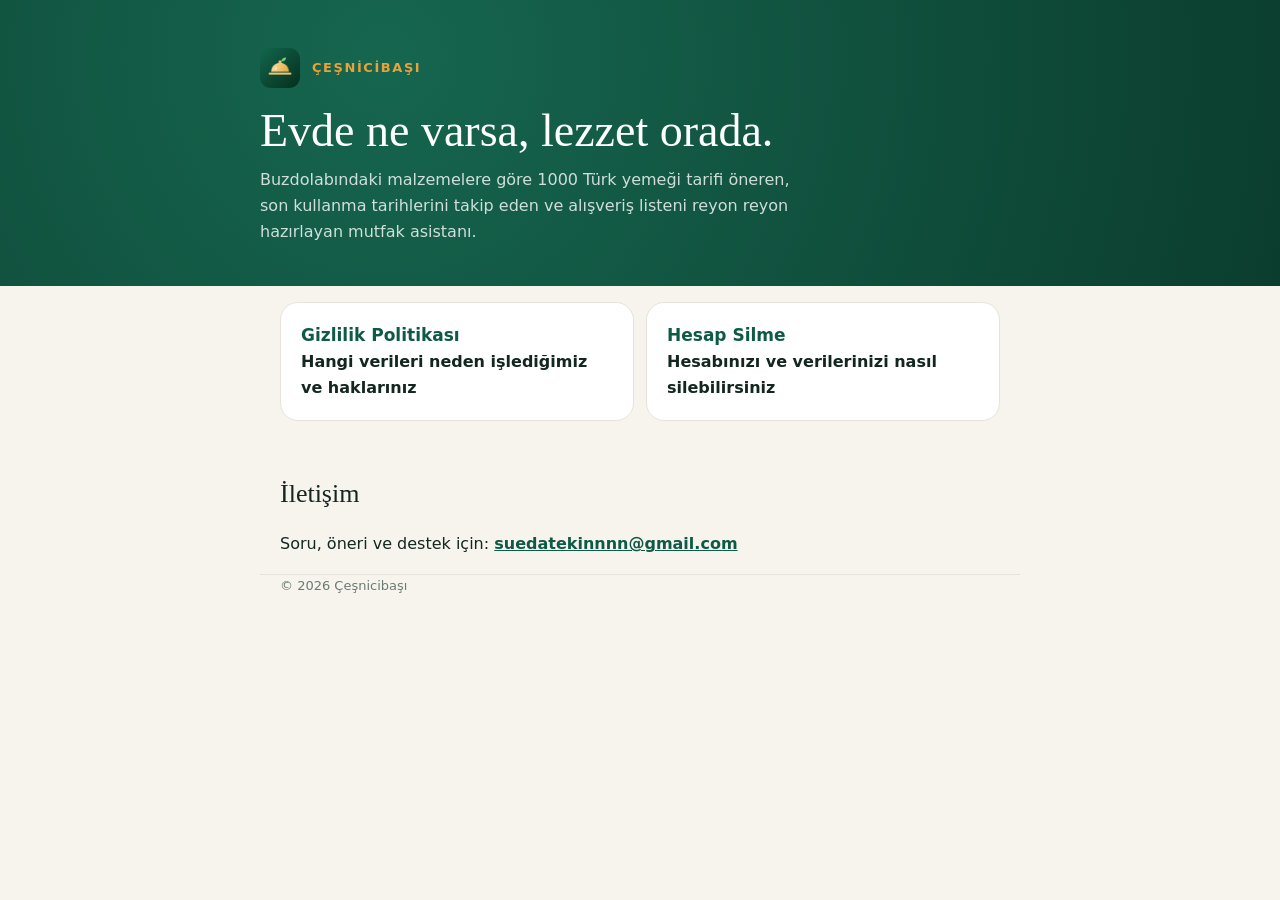
<file: index.html>
<!doctype html>
<html lang="tr">
<head>
<meta charset="utf-8">
<meta name="viewport" content="width=device-width, initial-scale=1">
<title>Çeşnicibaşı · Evde ne varsa, lezzet orada</title>
<meta name="description" content="Buzdolabındaki malzemelere göre 1000 Türk yemeği tarifi öneren mutfak asistanı.">
<link rel="icon" href="simge.png">
<link rel="stylesheet" href="stil.css">
</head>
<body>
<header>
  <div class="wrap">
    <a class="brand" href="./"><img src="simge.png" alt="">ÇEŞNİCİBAŞI</a>
    <h1>Evde ne varsa, lezzet orada.</h1>
    <p>Buzdolabındaki malzemelere göre 1000 Türk yemeği tarifi öneren, son kullanma tarihlerini takip eden ve
    alışveriş listeni reyon reyon hazırlayan mutfak asistanı.</p>
  </div>
</header>
<main class="wrap">
  <div class="links">
    <a class="card" href="gizlilik.html"><strong>Gizlilik Politikası</strong>Hangi verileri neden işlediğimiz ve haklarınız</a>
    <a class="card" href="hesap-silme.html"><strong>Hesap Silme</strong>Hesabınızı ve verilerinizi nasıl silebilirsiniz</a>
  </div>
  <h2>İletişim</h2>
  <p>Soru, öneri ve destek için: <a href="mailto:suedatekinnnn@gmail.com">suedatekinnnn@gmail.com</a></p>
</main>
<footer class="wrap">© 2026 Çeşnicibaşı</footer>
</body>
</html>
</file>
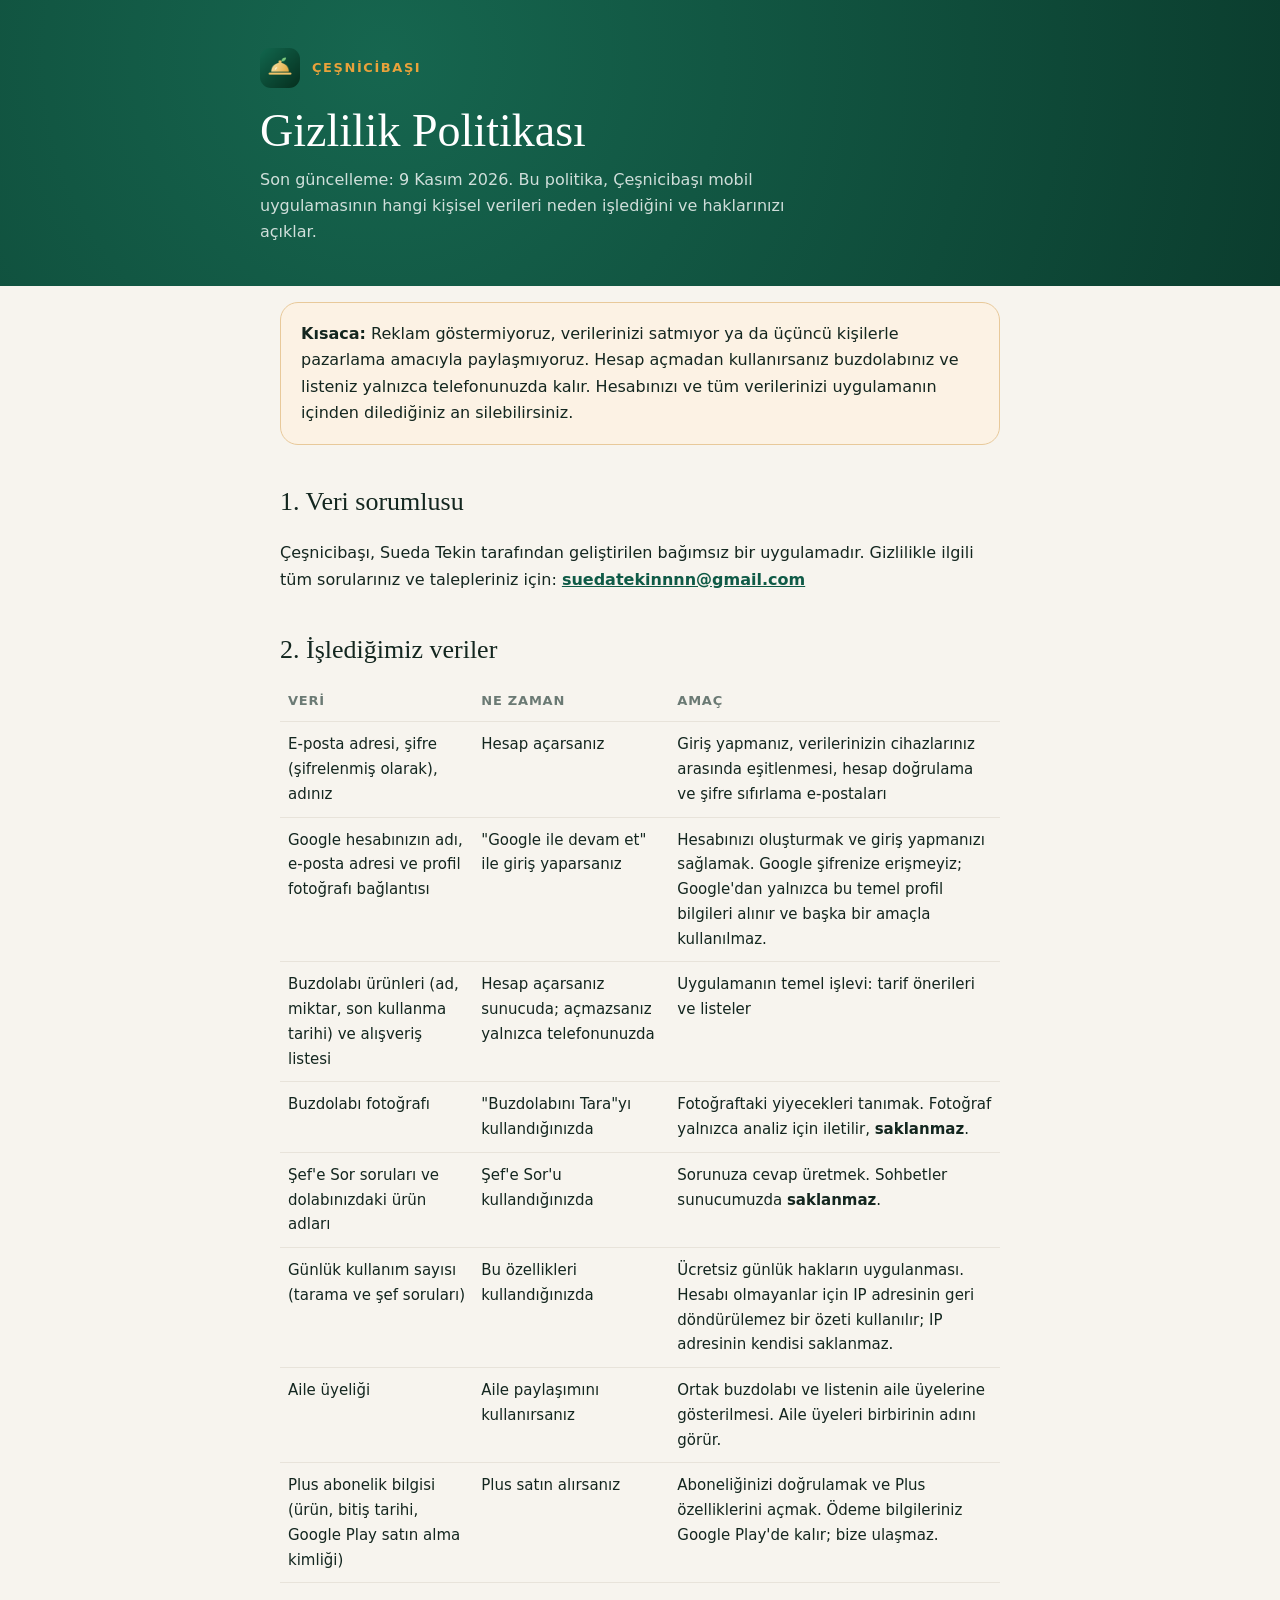
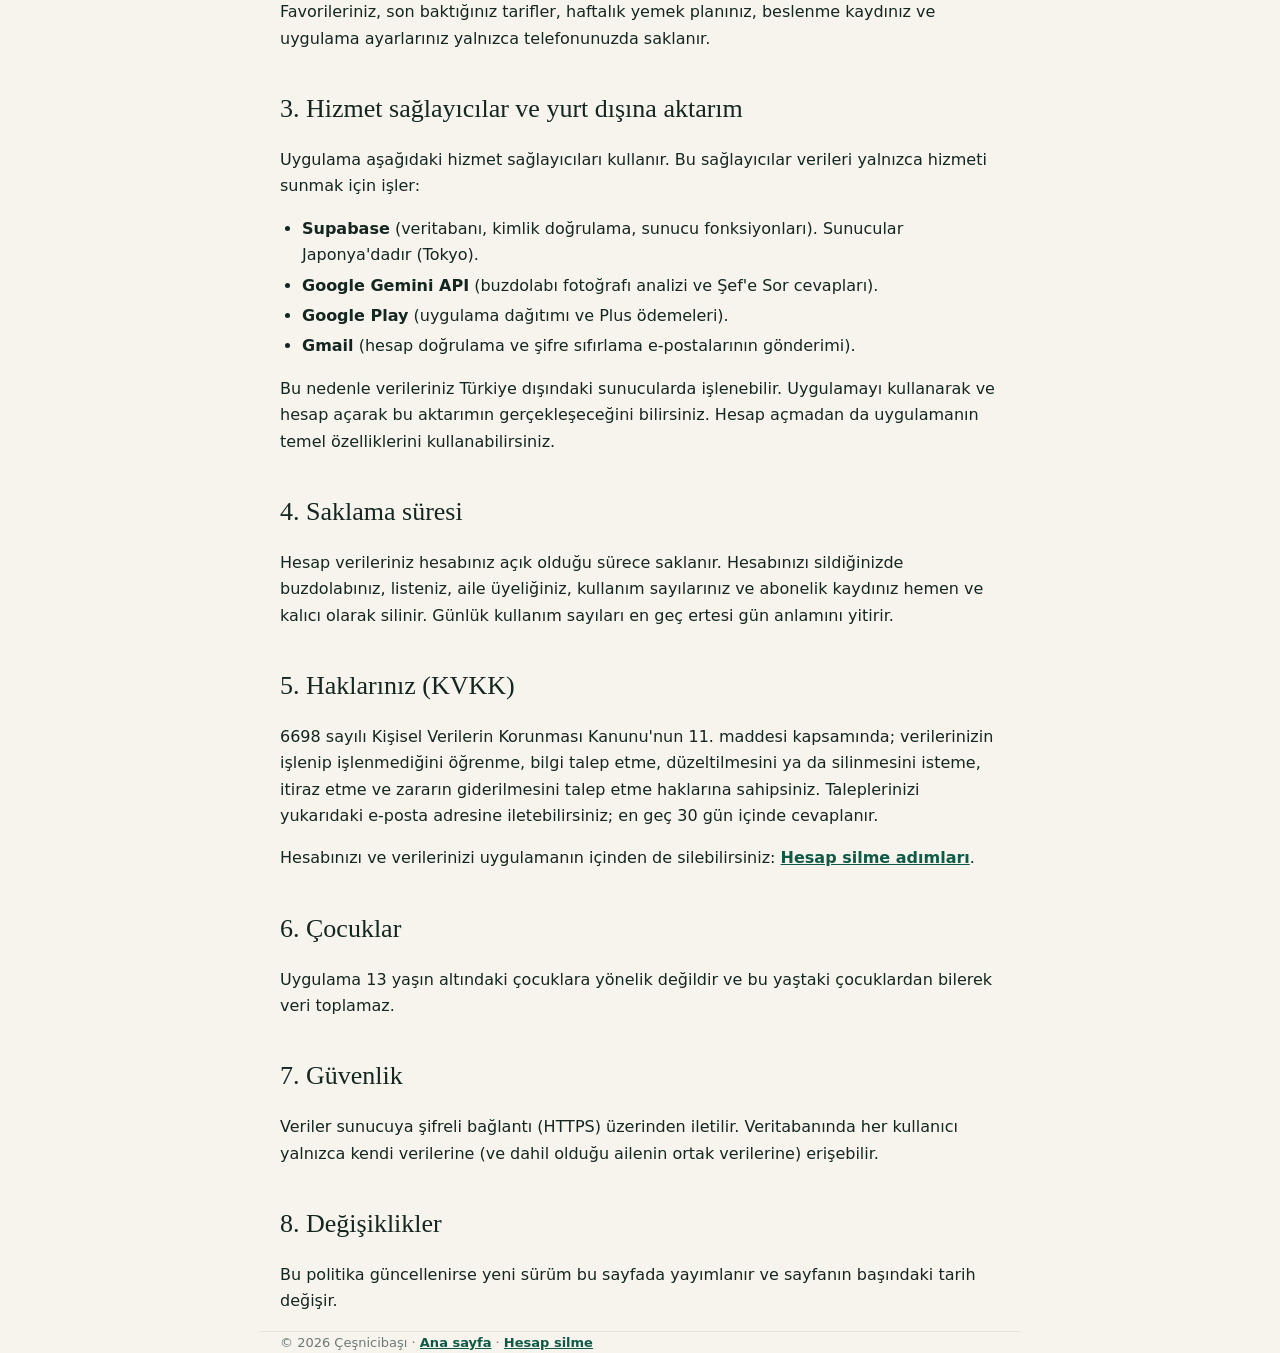
<file: gizlilik.html>
<!doctype html>
<html lang="tr">
<head>
<meta charset="utf-8">
<meta name="viewport" content="width=device-width, initial-scale=1">
<title>Gizlilik Politikası · Çeşnicibaşı</title>
<link rel="icon" href="simge.png">
<link rel="stylesheet" href="stil.css">
</head>
<body>
<header>
  <div class="wrap">
    <a class="brand" href="./"><img src="simge.png" alt="">ÇEŞNİCİBAŞI</a>
    <h1>Gizlilik Politikası</h1>
    <p>Son güncelleme: 9 Kasım 2026. Bu politika, Çeşnicibaşı mobil uygulamasının hangi kişisel verileri neden işlediğini ve haklarınızı açıklar.</p>
  </div>
</header>
<main class="wrap">
  <div class="card note">
    <strong>Kısaca:</strong> Reklam göstermiyoruz, verilerinizi satmıyor ya da üçüncü kişilerle pazarlama amacıyla paylaşmıyoruz.
    Hesap açmadan kullanırsanız buzdolabınız ve listeniz yalnızca telefonunuzda kalır. Hesabınızı ve tüm verilerinizi
    uygulamanın içinden dilediğiniz an silebilirsiniz.
  </div>

  <h2>1. Veri sorumlusu</h2>
  <p>Çeşnicibaşı, Sueda Tekin tarafından geliştirilen bağımsız bir uygulamadır. Gizlilikle ilgili tüm sorularınız ve
  talepleriniz için: <a href="mailto:suedatekinnnn@gmail.com">suedatekinnnn@gmail.com</a></p>

  <h2>2. İşlediğimiz veriler</h2>
  <div class="table">
  <table>
    <tr><th>Veri</th><th>Ne zaman</th><th>Amaç</th></tr>
    <tr><td>E-posta adresi, şifre (şifrelenmiş olarak), adınız</td><td>Hesap açarsanız</td><td>Giriş yapmanız, verilerinizin cihazlarınız arasında eşitlenmesi, hesap doğrulama ve şifre sıfırlama e-postaları</td></tr>
    <tr><td>Google hesabınızın adı, e-posta adresi ve profil fotoğrafı bağlantısı</td><td>"Google ile devam et" ile giriş yaparsanız</td><td>Hesabınızı oluşturmak ve giriş yapmanızı sağlamak. Google şifrenize erişmeyiz; Google'dan yalnızca bu temel profil bilgileri alınır ve başka bir amaçla kullanılmaz.</td></tr>
    <tr><td>Buzdolabı ürünleri (ad, miktar, son kullanma tarihi) ve alışveriş listesi</td><td>Hesap açarsanız sunucuda; açmazsanız yalnızca telefonunuzda</td><td>Uygulamanın temel işlevi: tarif önerileri ve listeler</td></tr>
    <tr><td>Buzdolabı fotoğrafı</td><td>"Buzdolabını Tara"yı kullandığınızda</td><td>Fotoğraftaki yiyecekleri tanımak. Fotoğraf yalnızca analiz için iletilir, <strong>saklanmaz</strong>.</td></tr>
    <tr><td>Şef'e Sor soruları ve dolabınızdaki ürün adları</td><td>Şef'e Sor'u kullandığınızda</td><td>Sorunuza cevap üretmek. Sohbetler sunucumuzda <strong>saklanmaz</strong>.</td></tr>
    <tr><td>Günlük kullanım sayısı (tarama ve şef soruları)</td><td>Bu özellikleri kullandığınızda</td><td>Ücretsiz günlük hakların uygulanması. Hesabı olmayanlar için IP adresinin geri döndürülemez bir özeti kullanılır; IP adresinin kendisi saklanmaz.</td></tr>
    <tr><td>Aile üyeliği</td><td>Aile paylaşımını kullanırsanız</td><td>Ortak buzdolabı ve listenin aile üyelerine gösterilmesi. Aile üyeleri birbirinin adını görür.</td></tr>
    <tr><td>Plus abonelik bilgisi (ürün, bitiş tarihi, Google Play satın alma kimliği)</td><td>Plus satın alırsanız</td><td>Aboneliğinizi doğrulamak ve Plus özelliklerini açmak. Ödeme bilgileriniz Google Play'de kalır; bize ulaşmaz.</td></tr>
  </table>
  </div>
  <p>Favorileriniz, son baktığınız tarifler, haftalık yemek planınız, beslenme kaydınız ve uygulama ayarlarınız
  yalnızca telefonunuzda saklanır.</p>

  <h2>3. Hizmet sağlayıcılar ve yurt dışına aktarım</h2>
  <p>Uygulama aşağıdaki hizmet sağlayıcıları kullanır. Bu sağlayıcılar verileri yalnızca hizmeti sunmak için işler:</p>
  <ul>
    <li><strong>Supabase</strong> (veritabanı, kimlik doğrulama, sunucu fonksiyonları). Sunucular Japonya'dadır (Tokyo).</li>
    <li><strong>Google Gemini API</strong> (buzdolabı fotoğrafı analizi ve Şef'e Sor cevapları).</li>
    <li><strong>Google Play</strong> (uygulama dağıtımı ve Plus ödemeleri).</li>
    <li><strong>Gmail</strong> (hesap doğrulama ve şifre sıfırlama e-postalarının gönderimi).</li>
  </ul>
  <p>Bu nedenle verileriniz Türkiye dışındaki sunucularda işlenebilir. Uygulamayı kullanarak ve hesap açarak bu
  aktarımın gerçekleşeceğini bilirsiniz. Hesap açmadan da uygulamanın temel özelliklerini kullanabilirsiniz.</p>

  <h2>4. Saklama süresi</h2>
  <p>Hesap verileriniz hesabınız açık olduğu sürece saklanır. Hesabınızı sildiğinizde buzdolabınız, listeniz, aile
  üyeliğiniz, kullanım sayılarınız ve abonelik kaydınız hemen ve kalıcı olarak silinir. Günlük kullanım sayıları en geç
  ertesi gün anlamını yitirir.</p>

  <h2>5. Haklarınız (KVKK)</h2>
  <p>6698 sayılı Kişisel Verilerin Korunması Kanunu'nun 11. maddesi kapsamında; verilerinizin işlenip işlenmediğini
  öğrenme, bilgi talep etme, düzeltilmesini ya da silinmesini isteme, itiraz etme ve zararın giderilmesini talep etme
  haklarına sahipsiniz. Taleplerinizi yukarıdaki e-posta adresine iletebilirsiniz; en geç 30 gün içinde cevaplanır.</p>
  <p>Hesabınızı ve verilerinizi uygulamanın içinden de silebilirsiniz: <a href="hesap-silme.html">Hesap silme adımları</a>.</p>

  <h2>6. Çocuklar</h2>
  <p>Uygulama 13 yaşın altındaki çocuklara yönelik değildir ve bu yaştaki çocuklardan bilerek veri toplamaz.</p>

  <h2>7. Güvenlik</h2>
  <p>Veriler sunucuya şifreli bağlantı (HTTPS) üzerinden iletilir. Veritabanında her kullanıcı yalnızca kendi
  verilerine (ve dahil olduğu ailenin ortak verilerine) erişebilir.</p>

  <h2>8. Değişiklikler</h2>
  <p>Bu politika güncellenirse yeni sürüm bu sayfada yayımlanır ve sayfanın başındaki tarih değişir.</p>
</main>
<footer class="wrap">© 2026 Çeşnicibaşı · <a href="./">Ana sayfa</a> · <a href="hesap-silme.html">Hesap silme</a></footer>
</body>
</html>
</file>
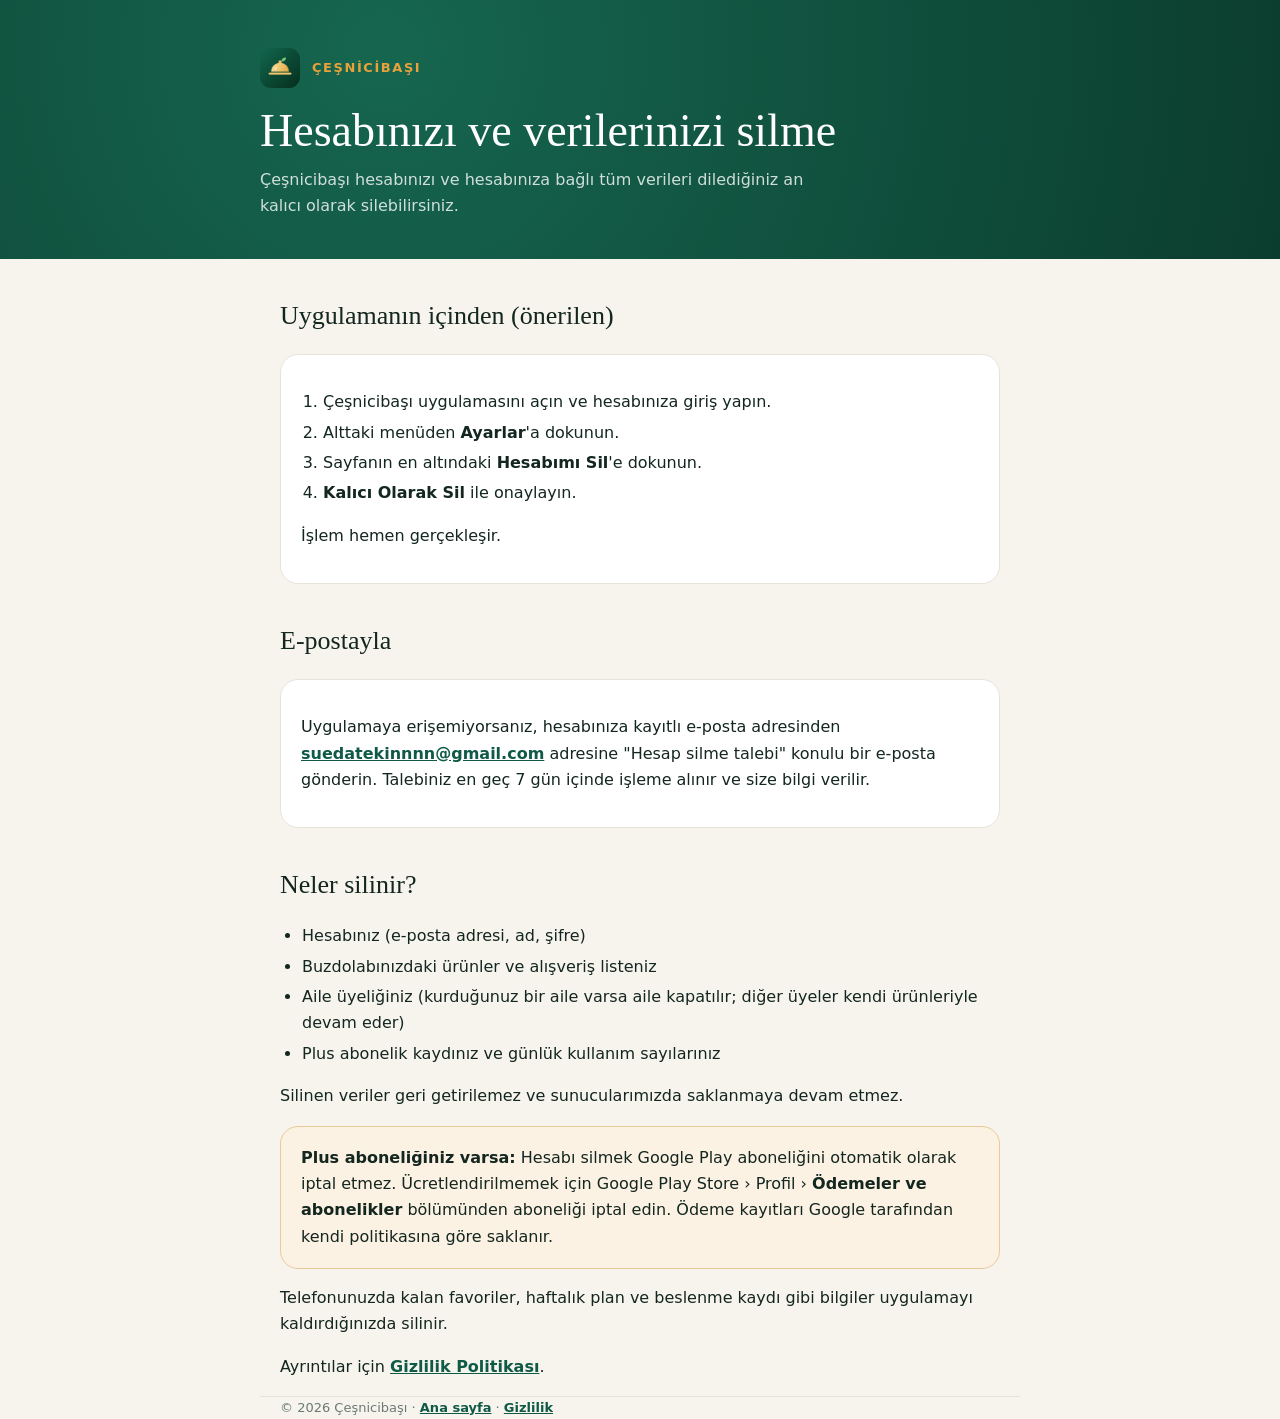
<file: hesap-silme.html>
<!doctype html>
<html lang="tr">
<head>
<meta charset="utf-8">
<meta name="viewport" content="width=device-width, initial-scale=1">
<title>Hesap Silme · Çeşnicibaşı</title>
<link rel="icon" href="simge.png">
<link rel="stylesheet" href="stil.css">
</head>
<body>
<header>
  <div class="wrap">
    <a class="brand" href="./"><img src="simge.png" alt="">ÇEŞNİCİBAŞI</a>
    <h1>Hesabınızı ve verilerinizi silme</h1>
    <p>Çeşnicibaşı hesabınızı ve hesabınıza bağlı tüm verileri dilediğiniz an kalıcı olarak silebilirsiniz.</p>
  </div>
</header>
<main class="wrap">
  <h2>Uygulamanın içinden (önerilen)</h2>
  <div class="card">
    <ol>
      <li>Çeşnicibaşı uygulamasını açın ve hesabınıza giriş yapın.</li>
      <li>Alttaki menüden <strong>Ayarlar</strong>'a dokunun.</li>
      <li>Sayfanın en altındaki <strong>Hesabımı Sil</strong>'e dokunun.</li>
      <li><strong>Kalıcı Olarak Sil</strong> ile onaylayın.</li>
    </ol>
    <p>İşlem hemen gerçekleşir.</p>
  </div>

  <h2>E-postayla</h2>
  <div class="card">
    <p>Uygulamaya erişemiyorsanız, hesabınıza kayıtlı e-posta adresinden
    <a href="mailto:suedatekinnnn@gmail.com?subject=Hesap%20silme%20talebi">suedatekinnnn@gmail.com</a> adresine
    "Hesap silme talebi" konulu bir e-posta gönderin. Talebiniz en geç 7 gün içinde işleme alınır ve size bilgi verilir.</p>
  </div>

  <h2>Neler silinir?</h2>
  <ul>
    <li>Hesabınız (e-posta adresi, ad, şifre)</li>
    <li>Buzdolabınızdaki ürünler ve alışveriş listeniz</li>
    <li>Aile üyeliğiniz (kurduğunuz bir aile varsa aile kapatılır; diğer üyeler kendi ürünleriyle devam eder)</li>
    <li>Plus abonelik kaydınız ve günlük kullanım sayılarınız</li>
  </ul>
  <p>Silinen veriler geri getirilemez ve sunucularımızda saklanmaya devam etmez.</p>

  <div class="card note">
    <strong>Plus aboneliğiniz varsa:</strong> Hesabı silmek Google Play aboneliğini otomatik olarak iptal etmez.
    Ücretlendirilmemek için Google Play Store › Profil › <strong>Ödemeler ve abonelikler</strong> bölümünden aboneliği
    iptal edin. Ödeme kayıtları Google tarafından kendi politikasına göre saklanır.
  </div>

  <p>Telefonunuzda kalan favoriler, haftalık plan ve beslenme kaydı gibi bilgiler uygulamayı kaldırdığınızda silinir.</p>
  <p>Ayrıntılar için <a href="gizlilik.html">Gizlilik Politikası</a>.</p>
</main>
<footer class="wrap">© 2026 Çeşnicibaşı · <a href="./">Ana sayfa</a> · <a href="gizlilik.html">Gizlilik</a></footer>
</body>
</html>
</file>
<file: stil.css>
:root {
  --forest: #0b3d2e;
  --primary: #0f5a46;
  --saffron: #e9a23b;
  --cream: #f7f4ee;
  --ink: #13261f;
  --muted: #6b7a74;
  --line: #e8e3da;
  --card: #ffffff;
  color-scheme: light;
}
@media (prefers-color-scheme: dark) {
  :root {
    --primary: #3fa37e;
    --cream: #0d1411;
    --ink: #ece8e0;
    --muted: #97a39d;
    --line: #26332d;
    --card: #16201c;
    color-scheme: dark;
  }
}
* { box-sizing: border-box; }
body {
  margin: 0;
  background: var(--cream);
  color: var(--ink);
  font: 16px/1.65 "Plus Jakarta Sans", system-ui, -apple-system, "Segoe UI", Roboto, sans-serif;
}
header {
  background: radial-gradient(circle at 30% 20%, #16664f, var(--forest));
  color: #fff;
  padding: 48px 20px 40px;
}
.wrap { max-width: 760px; margin: 0 auto; padding: 0 20px; }
header .wrap { padding: 0; }
.brand { display: flex; align-items: center; gap: 12px; color: var(--saffron); font-weight: 800; letter-spacing: .12em; font-size: 13px; text-decoration: none; }
.brand img { width: 40px; height: 40px; border-radius: 11px; }
h1 { font-family: "DM Serif Display", Georgia, serif; font-weight: 400; font-size: clamp(32px, 6vw, 46px); line-height: 1.1; margin: 18px 0 10px; }
header p { color: rgba(255, 255, 255, .8); margin: 0; max-width: 560px; }
main { padding: 32px 0 56px; }
h2 { font-family: "DM Serif Display", Georgia, serif; font-weight: 400; font-size: 26px; margin: 36px 0 8px; }
h3 { font-size: 17px; margin: 22px 0 4px; }
a { color: var(--primary); font-weight: 600; }
.card { background: var(--card); border: 1px solid var(--line); border-radius: 18px; padding: 18px 20px; margin: 16px 0; }
.note { background: color-mix(in srgb, var(--saffron) 14%, var(--card)); border-color: color-mix(in srgb, var(--saffron) 40%, var(--line)); }
ol, ul { padding-left: 22px; }
li { margin: 4px 0; }
table { width: 100%; border-collapse: collapse; font-size: 15px; }
.table { overflow-x: auto; }
th, td { text-align: left; padding: 10px 8px; border-bottom: 1px solid var(--line); vertical-align: top; }
th { font-size: 13px; color: var(--muted); text-transform: uppercase; letter-spacing: .06em; }
.links { display: grid; gap: 12px; grid-template-columns: repeat(auto-fit, minmax(220px, 1fr)); }
.links a { display: block; text-decoration: none; color: var(--ink); }
.links a strong { display: block; font-size: 17px; color: var(--primary); }
footer { color: var(--muted); font-size: 13px; padding: 24px 0 40px; border-top: 1px solid var(--line); }
</file>
